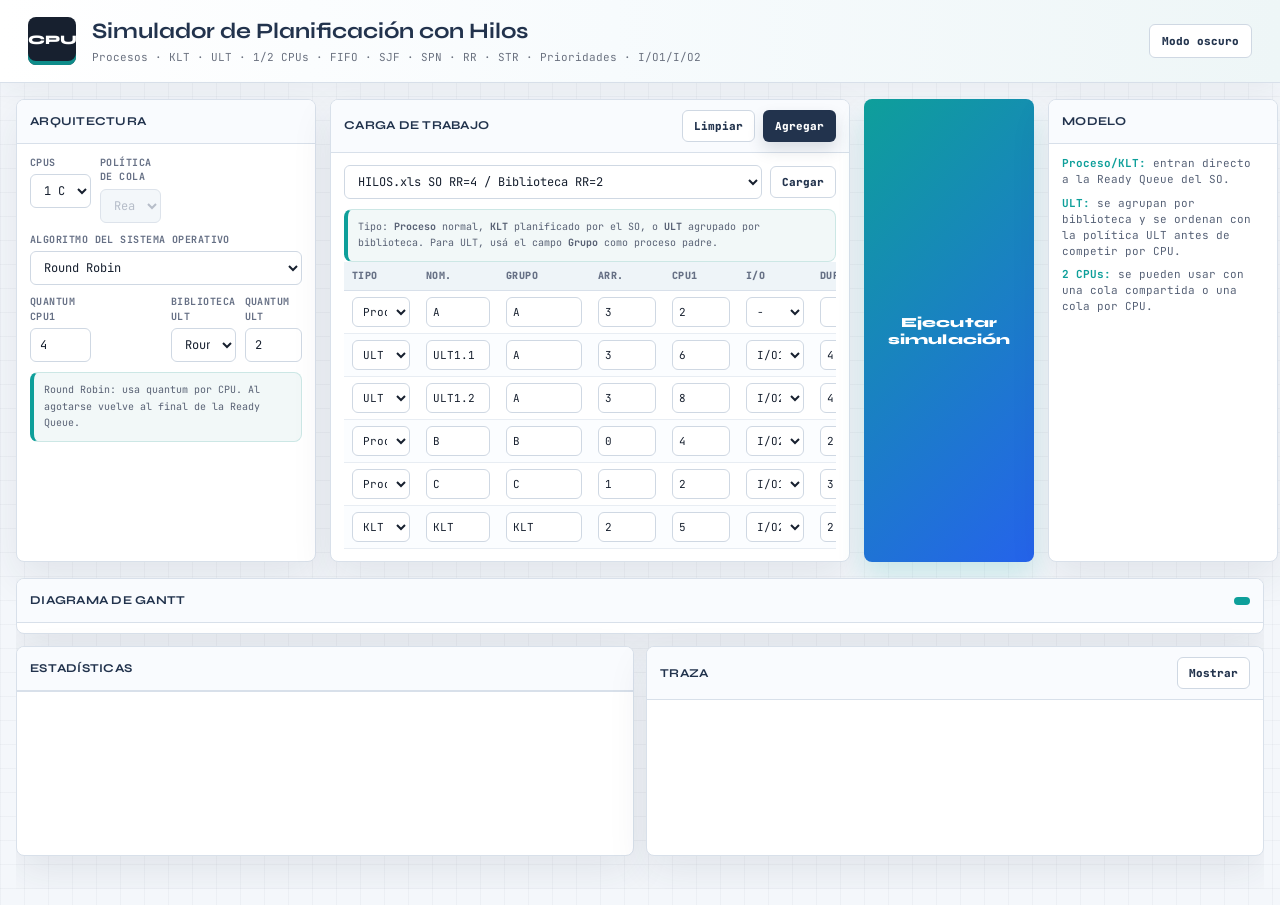
<file: index.html>
<!DOCTYPE html>
<html lang="es">
<head>
  <meta charset="UTF-8">
  <meta name="viewport" content="width=device-width, initial-scale=1.0">
  <title>Simulador de Procesos, Hilos y Múltiples CPUs</title>
  <link rel="preconnect" href="https://fonts.googleapis.com">
  <link rel="preconnect" href="https://fonts.gstatic.com" crossorigin>
  <link href="https://fonts.googleapis.com/css2?family=JetBrains+Mono:wght@300;400;600;700&family=Syne:wght@600;800&display=swap" rel="stylesheet">
  <link rel="stylesheet" href="styles.css">
</head>
<body>
  <header>
    <div class="logo">CPU</div>
    <div class="header-copy">
      <h1>Simulador de Planificación con Hilos</h1>
      <p>Procesos · KLT · ULT · 1/2 CPUs · FIFO · SJF · SPN · RR · STR · Prioridades · I/O1/I/O2</p>
    </div>
    <button id="theme-toggle" class="theme-toggle" type="button" onclick="toggleTheme()">Modo oscuro</button>
  </header>

  <main class="layout">
    <aside class="panel panel-left">
      <section class="card">
        <div class="card-head"><h2>Arquitectura</h2></div>
        <div class="card-body stack">
          <div class="grid-2">
            <div>
              <label>CPUs</label>
              <select id="cpu-count" onchange="onConfigChange()">
                <option value="1">1 CPU</option>
                <option value="2">2 CPUs</option>
              </select>
            </div>
            <div>
              <label>Política de cola</label>
              <select id="queue-mode">
                <option value="shared">Ready Queue compartida</option>
                <option value="split">Ready Queue por CPU / multinivel</option>
              </select>
            </div>
          </div>

          <div>
            <label>Algoritmo del sistema operativo</label>
            <select id="os-algo" onchange="onConfigChange()">
              <optgroup label="Apropiativos">
                <option value="fifo">FIFO</option>
                <option value="sjf">SJF</option>
              </optgroup>
              <optgroup label="Expulsivos">
                <option value="spn">SPN</option>
                <option value="rr">Round Robin</option>
                <option value="str">STR</option>
                <option value="prio">Prioridades</option>
              </optgroup>
            </select>
          </div>

          <div id="quantum-config" class="grid-2">
            <div>
              <label>Quantum CPU1</label>
              <input id="quantum-1" type="number" min="1" value="4">
            </div>
            <div id="quantum-2-wrap">
              <label>Quantum CPU2</label>
              <input id="quantum-2" type="number" min="1" value="4">
            </div>
          </div>

          <div class="grid-2">
            <div>
              <label>Biblioteca ULT</label>
              <select id="thread-algo">
                <option value="fifo">FIFO</option>
                <option value="sjf">SJF</option>
                <option value="rr">Round Robin</option>
              </select>
            </div>
            <div>
              <label>Quantum ULT</label>
              <input id="thread-quantum" type="number" min="1" value="2">
            </div>
          </div>

          <p id="algo-help" class="hint"></p>
        </div>
      </section>

      <section class="card">
        <div class="card-head">
          <h2>Carga de trabajo</h2>
          <div class="btn-row">
            <button class="btn btn-ghost" onclick="clearRows()">Limpiar</button>
            <button class="btn btn-primary" onclick="addRow()">Agregar</button>
          </div>
        </div>
        <div class="card-body">
          <div class="example-row">
            <select id="example-select">
              <option value="">Cargar ejemplo</option>
              <optgroup label="Apunte de teoría">
                <option value="teoria_fifo">FIFO ejemplo teoría</option>
                <option value="teoria_sjf">SJF ejemplo teoría</option>
                <option value="teoria_rr_2cpu">2 CPUs teoría RR=2/RR=4</option>
                <option value="teoria_hilos_rr">Hilos teoría SO RR=5 / Biblioteca RR=2</option>
              </optgroup>
              <optgroup label="Guía de ejercicios">
                <option value="guia_fifo_1">FIFO ejercicio 1</option>
                <option value="guia_fifo_2">FIFO ejercicio 2</option>
                <option value="guia_ej3_fifo">Ejercicio 3 con FIFO</option>
                <option value="guia_ej3_sjf">Ejercicio 3 con SJF</option>
                <option value="guia_ej3_spn">Ejercicio 3 con SPN</option>
                <option value="guia_rr_5">Round Robin RR=5</option>
                <option value="guia_str_5">STR ejercicio RR=5</option>
                <option value="guia_2cpu_rr">2 CPUs guía RR=2/RR=4</option>
                <option value="guia_hilos_sjf">Hilos guía SO RR=4 / Biblioteca SJF</option>
                <option value="guia_hilos_rr">Hilos guía SO RR=4 / Biblioteca RR=2</option>
              </optgroup>
              <optgroup label="Excel">
                <option value="hilos_xls">HILOS.xls SO RR=4 / Biblioteca RR=2</option>
              </optgroup>
            </select>
            <button class="btn btn-ghost" onclick="loadSelectedExample()">Cargar</button>
          </div>

          <div class="hint">
            Tipo: <strong>Proceso</strong> normal, <strong>KLT</strong> planificado por el SO, o <strong>ULT</strong> agrupado por biblioteca.
            Para ULT, usá el campo <strong>Grupo</strong> como proceso padre.
          </div>

          <div class="table-wrap">
            <table class="proc-table">
              <thead>
                <tr>
                  <th>Tipo</th>
                  <th>Nom.</th>
                  <th>Grupo</th>
                  <th>Arr.</th>
                  <th>CPU1</th>
                  <th>I/O</th>
                  <th>Dur.</th>
                  <th>CPU2</th>
                  <th>Prio</th>
                  <th></th>
                </tr>
              </thead>
              <tbody id="workload-body"></tbody>
            </table>
          </div>
        </div>
      </section>

      <button class="btn-run" onclick="runSimulation()">Ejecutar simulación</button>

      <section class="card">
        <div class="card-head"><h2>Modelo</h2></div>
        <div class="card-body mini">
          <p><strong>Proceso/KLT:</strong> entran directo a la Ready Queue del SO.</p>
          <p><strong>ULT:</strong> se agrupan por biblioteca y se ordenan con la política ULT antes de competir por CPU.</p>
          <p><strong>2 CPUs:</strong> se pueden usar con una cola compartida o una cola por CPU.</p>
        </div>
      </section>
    </aside>

    <section class="panel panel-right">
      <section id="empty-state" class="card empty">
        <div>Configurá procesos, hilos y CPUs para generar los Gantt.</div>
      </section>

      <section id="results" class="results" hidden>
        <section class="card">
          <div class="card-head">
            <h2>Diagrama de Gantt</h2>
            <span id="total-time"></span>
          </div>
          <div id="legend" class="legend"></div>
          <div id="gantt-output"></div>
        </section>

        <section class="card">
          <div class="card-head"><h2>Estadísticas</h2></div>
          <div class="table-wrap">
            <table id="stats-table" class="stats-table"></table>
          </div>
          <div id="avg-stats" class="avg-stats"></div>
        </section>

        <section class="card">
          <div class="card-head">
            <h2>Traza</h2>
            <button id="trace-toggle" class="btn btn-ghost" onclick="toggleTrace()">Mostrar</button>
          </div>
          <div id="trace" class="trace"></div>
        </section>
      </section>
    </section>
  </main>

  <script src="app.js"></script>
</body>
</html>
</file>
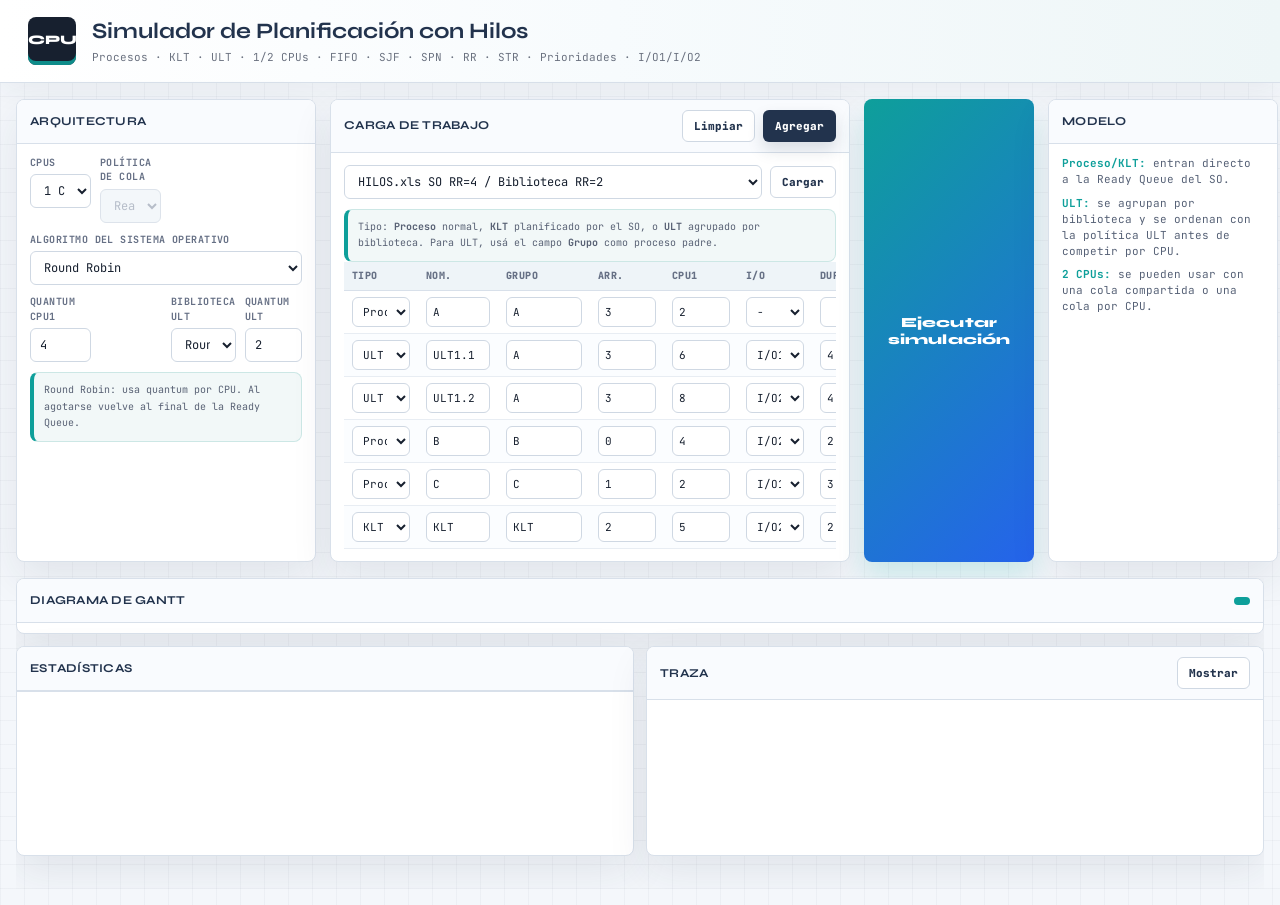
<file: index_hilos.html>
<!DOCTYPE html>
<html lang="es">
<head>
  <meta charset="UTF-8">
  <meta name="viewport" content="width=device-width, initial-scale=1.0">
  <title>Simulador de Procesos, Hilos y Múltiples CPUs</title>
  <link rel="preconnect" href="https://fonts.googleapis.com">
  <link rel="preconnect" href="https://fonts.gstatic.com" crossorigin>
  <link href="https://fonts.googleapis.com/css2?family=JetBrains+Mono:wght@300;400;600;700&family=Syne:wght@600;800&display=swap" rel="stylesheet">
  <link rel="stylesheet" href="styles.css">
</head>
<body>
  <header>
    <div class="logo">CPU</div>
    <div>
      <h1>Simulador de Planificación con Hilos</h1>
      <p>Procesos · KLT · ULT · 1/2 CPUs · FIFO · SJF · SPN · RR · STR · Prioridades · I/O1/I/O2</p>
    </div>
  </header>

  <main class="layout">
    <aside class="panel panel-left">
      <section class="card">
        <div class="card-head"><h2>Arquitectura</h2></div>
        <div class="card-body stack">
          <div class="grid-2">
            <div>
              <label>CPUs</label>
              <select id="cpu-count" onchange="onConfigChange()">
                <option value="1">1 CPU</option>
                <option value="2">2 CPUs</option>
              </select>
            </div>
            <div>
              <label>Política de cola</label>
              <select id="queue-mode">
                <option value="shared">Ready Queue compartida</option>
                <option value="split">Ready Queue por CPU / multinivel</option>
              </select>
            </div>
          </div>

          <div>
            <label>Algoritmo del sistema operativo</label>
            <select id="os-algo" onchange="onConfigChange()">
              <optgroup label="Apropiativos">
                <option value="fifo">FIFO</option>
                <option value="sjf">SJF</option>
                <option value="spn">SPN</option>
              </optgroup>
              <optgroup label="Expulsivos">
                <option value="rr">Round Robin</option>
                <option value="str">STR</option>
                <option value="prio">Prioridades</option>
              </optgroup>
            </select>
          </div>

          <div id="quantum-config" class="grid-2">
            <div>
              <label>Quantum CPU1</label>
              <input id="quantum-1" type="number" min="1" value="4">
            </div>
            <div id="quantum-2-wrap">
              <label>Quantum CPU2</label>
              <input id="quantum-2" type="number" min="1" value="4">
            </div>
          </div>

          <div class="grid-2">
            <div>
              <label>Biblioteca ULT</label>
              <select id="thread-algo">
                <option value="fifo">FIFO</option>
                <option value="sjf">SJF</option>
                <option value="rr">Round Robin</option>
              </select>
            </div>
            <div>
              <label>Quantum ULT</label>
              <input id="thread-quantum" type="number" min="1" value="2">
            </div>
          </div>

          <p id="algo-help" class="hint"></p>
        </div>
      </section>

      <section class="card">
        <div class="card-head">
          <h2>Carga de trabajo</h2>
          <div class="btn-row">
            <button class="btn btn-ghost" onclick="clearRows()">Limpiar</button>
            <button class="btn btn-primary" onclick="addRow()">Agregar</button>
          </div>
        </div>
        <div class="card-body">
          <div class="example-row">
            <select id="example-select">
              <option value="">Cargar ejemplo</option>
              <optgroup label="Apunte de teoría">
                <option value="teoria_fifo">FIFO ejemplo teoría</option>
                <option value="teoria_sjf">SJF ejemplo teoría</option>
                <option value="teoria_rr_2cpu">2 CPUs teoría RR=2/RR=4</option>
                <option value="teoria_hilos_rr">Hilos teoría SO RR=5 / Biblioteca RR=2</option>
              </optgroup>
              <optgroup label="Guía de ejercicios">
                <option value="guia_fifo_1">FIFO ejercicio 1</option>
                <option value="guia_fifo_2">FIFO ejercicio 2</option>
                <option value="guia_ej3_fifo">Ejercicio 3 con FIFO</option>
                <option value="guia_ej3_sjf">Ejercicio 3 con SJF</option>
                <option value="guia_ej3_spn">Ejercicio 3 con SPN</option>
                <option value="guia_rr_5">Round Robin RR=5</option>
                <option value="guia_str_5">STR ejercicio RR=5</option>
                <option value="guia_2cpu_rr">2 CPUs guía RR=2/RR=4</option>
                <option value="guia_hilos_sjf">Hilos guía SO RR=4 / Biblioteca SJF</option>
                <option value="guia_hilos_rr">Hilos guía SO RR=4 / Biblioteca RR=2</option>
              </optgroup>
              <optgroup label="Excel">
                <option value="excel_fifo">FIFO y SJF.xlsx - FIFO</option>
                <option value="excel_sjf">FIFO y SJF.xlsx - SJF</option>
                <option value="hilos_xls">HILOS.xls SO RR=4 / Biblioteca RR=2</option>
              </optgroup>
            </select>
            <button class="btn btn-ghost" onclick="loadSelectedExample()">Cargar</button>
          </div>

          <div class="hint">
            Tipo: <strong>Proceso</strong> normal, <strong>KLT</strong> planificado por el SO, o <strong>ULT</strong> agrupado por biblioteca.
            Para ULT, usá el campo <strong>Grupo</strong> como proceso padre.
          </div>

          <div class="table-wrap">
            <table class="proc-table">
              <thead>
                <tr>
                  <th>Tipo</th>
                  <th>Nom.</th>
                  <th>Grupo</th>
                  <th>Arr.</th>
                  <th>CPU1</th>
                  <th>I/O</th>
                  <th>Dur.</th>
                  <th>CPU2</th>
                  <th>Prio</th>
                  <th></th>
                </tr>
              </thead>
              <tbody id="workload-body"></tbody>
            </table>
          </div>
        </div>
      </section>

      <button class="btn-run" onclick="runSimulation()">Ejecutar simulación</button>

      <section class="card">
        <div class="card-head"><h2>Modelo</h2></div>
        <div class="card-body mini">
          <p><strong>Proceso/KLT:</strong> entran directo a la Ready Queue del SO.</p>
          <p><strong>ULT:</strong> se agrupan por biblioteca y se ordenan con la política ULT antes de competir por CPU.</p>
          <p><strong>2 CPUs:</strong> se pueden usar con una cola compartida o una cola por CPU.</p>
        </div>
      </section>
    </aside>

    <section class="panel panel-right">
      <section id="empty-state" class="card empty">
        <div>Configurá procesos, hilos y CPUs para generar los Gantt.</div>
      </section>

      <section id="results" class="results" hidden>
        <section class="card">
          <div class="card-head">
            <h2>Diagrama de Gantt</h2>
            <span id="total-time"></span>
          </div>
          <div id="legend" class="legend"></div>
          <div id="gantt-output"></div>
        </section>

        <section class="card">
          <div class="card-head"><h2>Estadísticas</h2></div>
          <div class="table-wrap">
            <table id="stats-table" class="stats-table"></table>
          </div>
          <div id="avg-stats" class="avg-stats"></div>
        </section>

        <section class="card">
          <div class="card-head">
            <h2>Traza</h2>
            <button id="trace-toggle" class="btn btn-ghost" onclick="toggleTrace()">Mostrar</button>
          </div>
          <div id="trace" class="trace"></div>
        </section>
      </section>
    </section>
  </main>

  <script src="app.js"></script>
</body>
</html>
</file>
<file: styles.css>
*{box-sizing:border-box;margin:0;padding:0}
:root{
  --bg:#f4f7fb;
  --ink:#17202f;
  --muted:#6b7280;
  --line:#d8e0ea;
  --panel:#ffffff;
  --panel-2:#f9fbfe;
  --panel-3:#eef4f8;
  --navy:#22334d;
  --teal:#0e9f9a;
  --blue:#2563eb;
  --amber:#d97706;
  --rose:#e11d48;
  --green:#059669;
  --cyan:#0891b2;
  --violet:#7c3aed;
  --shadow:0 16px 42px rgba(31,45,61,.09);
  --mono:'JetBrains Mono',monospace;
  --head:'Syne',sans-serif;
}
[data-theme="dark"]{
  --bg:#0d1117;
  --ink:#e5edf6;
  --muted:#94a3b8;
  --line:#263244;
  --panel:#121a26;
  --panel-2:#162232;
  --panel-3:#1d2a3b;
  --navy:#dbeafe;
  --teal:#2dd4bf;
  --blue:#60a5fa;
  --shadow:0 18px 44px rgba(0,0,0,.28);
}
html,body{min-height:100%}
body{
  background:
    linear-gradient(rgba(34,51,77,.035) 1px, transparent 1px),
    linear-gradient(90deg, rgba(34,51,77,.035) 1px, transparent 1px),
    var(--bg);
  background-size:24px 24px;
  color:var(--ink);
  font-family:var(--mono);
  font-size:13px;
  line-height:1.45;
}
header{
  min-height:78px;
  display:flex;
  align-items:center;
  gap:16px;
  padding:16px 28px;
  background:linear-gradient(90deg,#ffffff 0%,#f7fbfd 48%,#eef6f7 100%);
  border-bottom:1px solid var(--line);
  box-shadow:0 8px 28px rgba(31,45,61,.06);
}
[data-theme="dark"] header{
  background:linear-gradient(90deg,#111827 0%,#121c2b 55%,#0f2427 100%);
}
.logo{
  width:48px;
  height:48px;
  border-radius:8px;
  display:grid;
  place-items:center;
  background:#17202f;
  color:#fff;
  font-family:var(--head);
  font-size:13px;
  font-weight:800;
  box-shadow:inset 0 -4px 0 rgba(14,159,154,.85);
}
[data-theme="dark"] .logo{
  background:#e5edf6;
  color:#111827;
}
.header-copy{flex:1;min-width:0}
h1{
  font-family:var(--head);
  color:var(--navy);
  font-size:22px;
  letter-spacing:0;
}
header p{
  max-width:1050px;
  margin-top:2px;
  color:var(--muted);
  font-size:11px;
}
.theme-toggle{
  min-height:34px;
  border:1px solid #cfd8e3;
  border-radius:6px;
  padding:7px 12px;
  color:var(--navy);
  background:#fff;
  font-family:var(--mono);
  font-size:11px;
  font-weight:800;
  cursor:pointer;
  transition:transform .14s ease,border-color .14s ease,background .14s ease;
}
.theme-toggle:hover{transform:translateY(-1px);border-color:var(--teal);background:#f6fbfb}
[data-theme="dark"] .theme-toggle{
  color:#e5edf6;
  background:#1d2a3b;
  border-color:#334155;
}
[data-theme="dark"] .theme-toggle:hover{background:#243449}
.layout{
  display:grid;
  grid-template-rows:auto minmax(0,1fr);
  gap:16px;
  min-height:calc(100vh - 78px);
  padding:16px;
}
.panel{min-width:0}
.panel-left{
  display:grid;
  grid-template-columns:minmax(300px,1.05fr) minmax(520px,1.85fr) 170px minmax(230px,.7fr);
  align-items:stretch;
  gap:14px;
}
.panel-right{
  min-height:0;
  overflow:auto;
}
.card{
  background:var(--panel);
  border:1px solid var(--line);
  border-radius:8px;
  overflow:hidden;
  box-shadow:var(--shadow);
}
.card-head{
  min-height:44px;
  display:flex;
  align-items:center;
  justify-content:space-between;
  gap:12px;
  padding:10px 13px;
  background:var(--panel-2);
  border-bottom:1px solid var(--line);
}
.card-head h2{
  color:var(--navy);
  font-family:var(--head);
  font-size:12px;
  letter-spacing:.25px;
  text-transform:uppercase;
}
.card-body{padding:12px 13px}
.stack{display:grid;grid-template-columns:repeat(2,minmax(0,1fr));gap:10px}
.stack>div:not(.grid-2),.stack>.hint{grid-column:1/-1}
.grid-2{display:grid;grid-template-columns:1fr 1fr;gap:9px}
label{
  display:block;
  margin-bottom:4px;
  color:#667085;
  font-size:10px;
  font-weight:700;
  letter-spacing:.45px;
  text-transform:uppercase;
}
input,select{
  width:100%;
  min-height:34px;
  color:var(--ink);
  background:#fff;
  border:1px solid #cfd8e3;
  border-radius:6px;
  outline:none;
  font-family:var(--mono);
  font-size:12px;
  padding:7px 9px;
  transition:border-color .16s ease, box-shadow .16s ease, background .16s ease;
}
[data-theme="dark"] input,
[data-theme="dark"] select{
  color:var(--ink);
  background:#0f1723;
  border-color:#334155;
}
input:focus,select:focus{
  border-color:var(--teal);
  box-shadow:0 0 0 3px rgba(14,159,154,.13);
}
select:disabled{background:var(--panel-3);color:#98a2b3;cursor:not-allowed}
select option{background:#fff}
[data-theme="dark"] select option{background:#121a26;color:var(--ink)}
.hint{
  color:#586174;
  background:#f2f8f8;
  border:1px solid #cce7e5;
  border-left:4px solid var(--teal);
  border-radius:8px;
  padding:9px 10px;
  font-size:10px;
  line-height:1.65;
}
[data-theme="dark"] .hint{
  color:#b6c2d3;
  background:#102526;
  border-color:#1f5f5a;
}
.mini{
  display:flex;
  flex-direction:column;
  gap:8px;
  color:#566176;
  font-size:11px;
}
.mini strong{color:var(--teal)}
.btn-row,.example-row{display:flex;align-items:center;gap:8px}
.example-row{margin-bottom:10px}
.example-row select{flex:1}
.btn,.btn-run,.del-btn{
  font-family:var(--mono);
  cursor:pointer;
  transition:transform .14s ease, box-shadow .14s ease, border-color .14s ease, background .14s ease;
}
.btn{
  min-height:32px;
  border:1px solid transparent;
  border-radius:6px;
  padding:7px 11px;
  font-size:11px;
  font-weight:800;
}
.btn:hover,.btn-run:hover,.del-btn:hover{transform:translateY(-1px)}
.btn-primary{background:var(--navy);color:#fff;box-shadow:0 8px 16px rgba(34,51,77,.15)}
.btn-ghost{background:#fff;border-color:#cfd8e3;color:var(--navy)}
.btn-ghost:hover{border-color:var(--teal);background:#f6fbfb}
[data-theme="dark"] .btn-primary{
  color:#eaf2ff;
  background:#2563eb;
  box-shadow:0 10px 18px rgba(37,99,235,.22);
}
[data-theme="dark"] .btn-ghost{
  background:#172235;
  border-color:#334155;
  color:#e5edf6;
}
[data-theme="dark"] .btn-ghost:hover{background:#203149}
.btn-run{
  width:100%;
  min-height:100%;
  border:none;
  border-radius:8px;
  padding:15px 14px;
  color:#fff;
  background:linear-gradient(135deg,var(--teal),var(--blue));
  box-shadow:0 16px 26px rgba(14,159,154,.18);
  font-family:var(--head);
  font-size:14px;
  font-weight:800;
  letter-spacing:.2px;
}
.table-wrap{overflow:auto}
.proc-table,.stats-table,.gantt-table{width:100%;border-collapse:separate;border-spacing:0}
.proc-table th,.stats-table th{
  position:sticky;
  top:0;
  z-index:2;
  color:#667085;
  background:var(--panel-3);
  border-bottom:1px solid var(--line);
  font-size:10px;
  font-weight:800;
  letter-spacing:.4px;
  text-align:left;
  text-transform:uppercase;
  padding:7px 8px;
}
.proc-table td,.stats-table td{
  padding:6px 8px;
  border-bottom:1px solid #e8edf3;
  vertical-align:middle;
}
.proc-table tbody tr:nth-child(even),.stats-table tbody tr:nth-child(even){background:#fbfdff}
.proc-table tbody tr:hover,.stats-table tbody tr:hover{background:#f2f8f8}
[data-theme="dark"] .proc-table tbody tr:nth-child(even),
[data-theme="dark"] .stats-table tbody tr:nth-child(even){background:#101926}
[data-theme="dark"] .proc-table tbody tr:hover,
[data-theme="dark"] .stats-table tbody tr:hover{background:#142c32}
.proc-table input,.proc-table select{
  min-width:58px;
  min-height:30px;
  padding:5px 6px;
  font-size:11px;
}
.proc-table .name-in{min-width:64px}
.proc-table .group-in{min-width:76px}
.del-btn{
  min-width:28px;
  height:28px;
  color:var(--rose);
  background:#fff1f4;
  border:1px solid #fecdd3;
  border-radius:6px;
  font-weight:900;
}
[data-theme="dark"] .del-btn{
  background:#2a1520;
  border-color:#7f1d38;
}
.results{
  display:grid;
  grid-template-columns:minmax(0,1fr) minmax(0,1fr);
  align-items:start;
  gap:12px;
}
.results>.card:first-child{
  grid-column:1/-1;
}
.results>.card:nth-child(2),
.results>.card:nth-child(3){
  min-height:210px;
}
.empty{
  display:none!important;
}
.legend{
  display:flex;
  gap:8px 12px;
  flex-wrap:wrap;
  padding:10px 13px 0;
}
.legend-item{
  display:flex;
  align-items:center;
  gap:6px;
  color:#566176;
  background:#f7fafc;
  border:1px solid #e3e9f0;
  border-radius:6px;
  padding:4px 7px;
  font-size:11px;
}
[data-theme="dark"] .legend-item{
  color:#c8d3e0;
  background:#172235;
  border-color:#263244;
}
.legend-dot{width:11px;height:11px;border-radius:3px;flex:0 0 auto}
.gantt-block{padding:12px 13px 14px}
.gantt-title{
  display:inline-flex;
  align-items:center;
  min-height:24px;
  margin-bottom:8px;
  padding:3px 8px;
  color:#fff;
  background:var(--navy);
  border-radius:6px;
  font-size:11px;
  font-weight:800;
  letter-spacing:.35px;
  text-transform:uppercase;
}
[data-theme="dark"] .gantt-title{
  color:#eaf2ff;
  background:#243449;
  border:1px solid #334155;
}
.gantt-scroll{
  overflow:auto;
  border:1px solid var(--line);
  border-radius:8px;
  background:#fff;
  box-shadow:inset 0 -1px 0 #e5ebf2;
}
[data-theme="dark"] .gantt-scroll{
  background:#0f1723;
  box-shadow:inset 0 -1px 0 #263244;
}
.gantt-table{
  min-width:max-content;
  table-layout:fixed;
  background:#fff;
}
[data-theme="dark"] .gantt-table{background:#0f1723}
.gantt-table th,.gantt-table td{
  width:32px;
  min-width:32px;
  height:24px;
  border-right:1px solid #e5ebf2;
  border-bottom:1px solid #e5ebf2;
  text-align:center;
  font-size:10px;
  overflow:hidden;
}
[data-theme="dark"] .gantt-table th,
[data-theme="dark"] .gantt-table td{
  border-color:#253144;
}
.gantt-table th{
  position:sticky;
  top:0;
  z-index:2;
  color:#667085;
  background:#edf3f8;
}
[data-theme="dark"] .gantt-table th{
  color:#94a3b8;
  background:#1d2a3b;
}
.gantt-table th:first-child,.gantt-table td:first-child{
  position:sticky;
  left:0;
  z-index:1;
  width:78px;
  min-width:78px;
  color:var(--navy);
  background:#f7fafc;
  font-weight:800;
  text-align:left;
  padding-left:8px;
}
[data-theme="dark"] .gantt-table th:first-child,
[data-theme="dark"] .gantt-table td:first-child{
  color:#dbeafe;
  background:#162232;
}
.gantt-table th:first-child{z-index:3;background:#edf3f8;color:#667085}
[data-theme="dark"] .gantt-table th:first-child{background:#1d2a3b;color:#94a3b8}
.gantt-table td.idle{color:#a8b2c0;background:#f7fafc}
[data-theme="dark"] .gantt-table td.idle{color:#536176;background:#0f1723}
.gantt-table td.state-ready{
  background-image:repeating-linear-gradient(90deg, rgba(37,99,235,.85) 0 2px, transparent 2px 6px);
  background-position:center;
  background-size:100% 2px;
  background-repeat:no-repeat;
}
.gantt-table td.state-wait{
  background-image:repeating-linear-gradient(90deg, rgba(217,119,6,.9) 0 2px, transparent 2px 6px);
  background-position:center;
  background-size:100% 2px;
  background-repeat:no-repeat;
}
.gantt-table td.busy{color:#fff;font-weight:900;text-shadow:0 1px 1px rgba(0,0,0,.2)}
.gantt-table td.owner-cell{
  color:transparent;
  background-image:repeating-linear-gradient(90deg, rgba(217,119,6,.95) 0 3px, transparent 3px 6px)!important;
}
.avg-stats{
  display:flex;
  gap:12px;
  flex-wrap:wrap;
  border-top:1px solid var(--line);
  padding:11px 13px;
  color:#566176;
  font-size:11px;
}
.avg-stats span{
  background:#f7fafc;
  border:1px solid #e3e9f0;
  border-radius:6px;
  padding:6px 8px;
}
[data-theme="dark"] .avg-stats span{
  background:#172235;
  border-color:#263244;
}
.avg-stats strong{color:var(--teal)}
.trace{
  display:none;
  max-height:260px;
  overflow:auto;
  padding:8px 0;
  color:#566176;
  background:#fbfdff;
  font-size:11px;
}
[data-theme="dark"] .trace{
  color:#b6c2d3;
  background:#0f1723;
}
.trace div{padding:3px 13px;border-bottom:1px solid #eef2f6}
[data-theme="dark"] .trace div{border-bottom-color:#253144}
#total-time{
  color:#fff;
  background:var(--teal);
  border-radius:6px;
  padding:4px 8px;
  font-size:11px;
  font-weight:800;
}
::-webkit-scrollbar{width:9px;height:9px}
::-webkit-scrollbar-track{background:#edf3f8}
::-webkit-scrollbar-thumb{background:#aebccd;border:2px solid #edf3f8;border-radius:8px}
::-webkit-scrollbar-thumb:hover{background:var(--teal)}
[data-theme="dark"] ::-webkit-scrollbar-track{background:#111827}
[data-theme="dark"] ::-webkit-scrollbar-thumb{background:#475569;border-color:#111827}
@media(max-width:1250px){
  .panel-left{grid-template-columns:minmax(300px,1fr) minmax(500px,1.4fr)}
  .btn-run{min-height:56px}
}
@media(max-width:840px){
  header{align-items:flex-start;padding:14px 16px;flex-wrap:wrap}
  .theme-toggle{margin-left:64px}
  h1{font-size:18px}
  .layout{padding:10px}
  .panel-left{grid-template-columns:1fr}
  .results{grid-template-columns:1fr}
  .results>.card:first-child{grid-column:auto}
  .stack,.grid-2{grid-template-columns:1fr}
  .card-head{align-items:flex-start;flex-direction:column}
  .btn-row,.example-row{width:100%;flex-wrap:wrap}
  .example-row select{flex-basis:100%}
}
</file>
